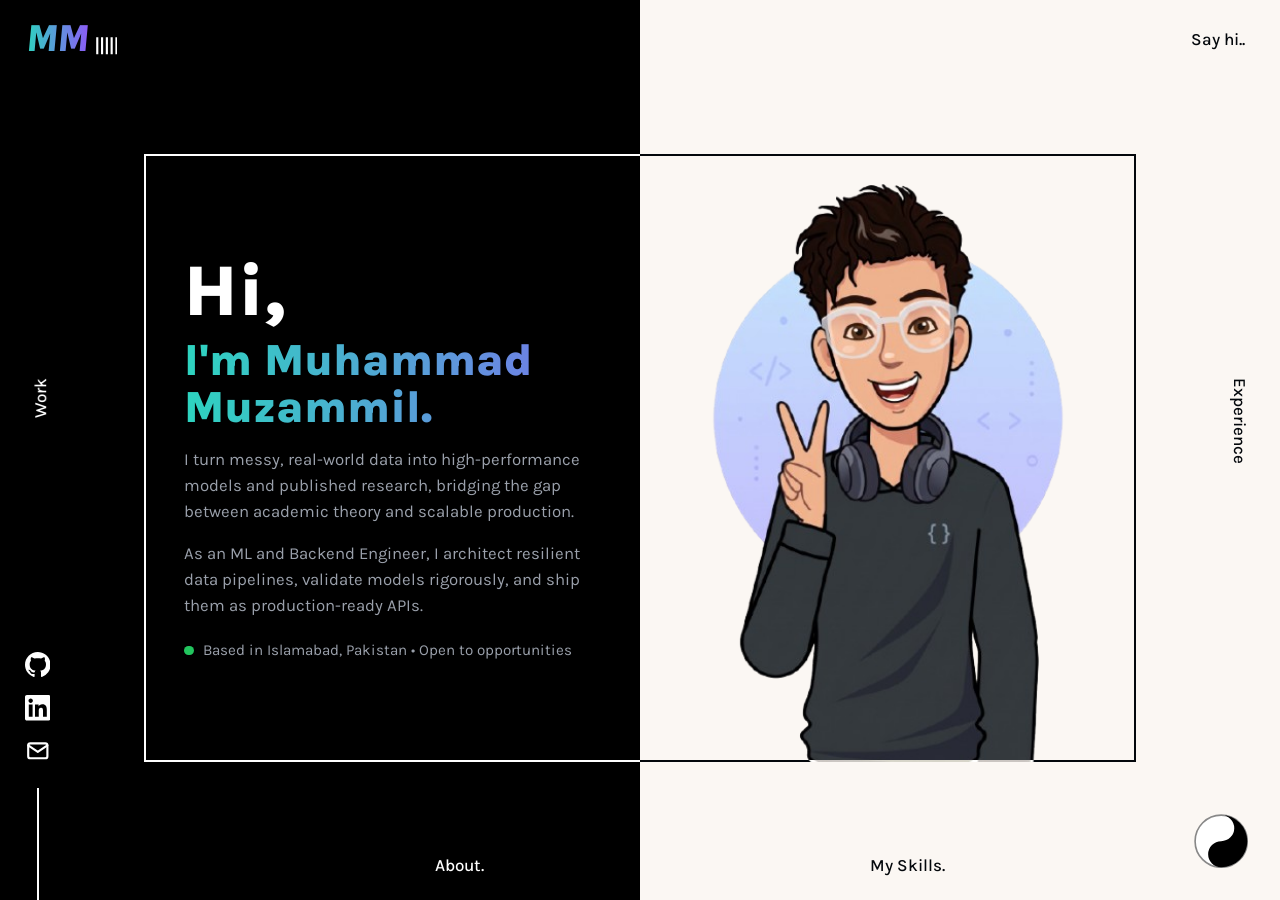
<file: index.html>
<!DOCTYPE html>
<html lang="en">
<head>
<meta charset="utf-8">
<meta name="viewport" content="width=device-width, initial-scale=1">
<title>Muhammad Muzammil</title>
<link rel="icon" href="assets/images/avatar.png" type="image/svg+xml">
<link rel="icon" href="assets/images/avatar.png" sizes="32x32" type="image/png">
<link rel="apple-touch-icon" href="assets/images/avatar.png">
<meta name="description" content="Muhammad Muzammil, software engineering student building machine learning pipelines, RAG and LLM systems. Open to work.">
<link rel="preconnect" href="https://fonts.googleapis.com"><link rel="preconnect" href="https://fonts.gstatic.com" crossorigin>
<link href="https://fonts.googleapis.com/css2?family=Karla:ital,wght@0,400;0,500;0,700;0,800;1,800&family=Space+Mono:ital@1&display=swap" rel="stylesheet">
<link rel="stylesheet" href="assets/css/style.css">
<script src="assets/js/script.js"></script>
</head>
<body data-page="home">
<main class="hero">
 <div class="hero-box">
  <div class="hero-text">
   <h1><span>Hi,</span><span class="name">I'm Muhammad Muzammil.</span></h1>
   <p>I turn messy, real-world data into high-performance models and published research, bridging the gap between academic theory and scalable production.</p>
   <p>As an ML and Backend Engineer, I architect resilient data pipelines, validate models rigorously, and ship them as production-ready APIs.</p>
   <p class="more"><span class="live" aria-hidden="true"></span>Based in Islamabad, Pakistan &bull; Open to opportunities</p>
  </div>
  <div class="hero-art"><img src="assets/images/avatar.png" alt="Avatar of Muhammad Muzammil" onerror="this.remove();var f=document.getElementById('fallbackAvatar');f.style.display='block'"><svg id="fallbackAvatar" style="display:none" viewBox="0 0 400 440" role="img" aria-label="Drawn avatar of a young man with swept dark hair and clear glasses, smiling and showing two peace signs, wearing a dark t-shirt">
<defs><linearGradient id="avg" x1="0" y1="0" x2="1" y2="1"><stop offset="0" stop-color="#2dd4bf"/><stop offset="1" stop-color="#8b5cf6"/></linearGradient></defs>
<circle cx="200" cy="290" r="172" fill="url(#avg)" opacity=".3"/>
<path d="M50 440C50 340 110 296 200 296s150 44 150 144z" fill="#3a3f47" stroke="#111" stroke-width="6"/>
<g>
<path d="M122 332L76 408L90 318" fill="none" stroke="#111" stroke-width="46" stroke-linecap="round" stroke-linejoin="round"/>
<path d="M122 332L76 408L90 318" fill="none" stroke="#3a3f47" stroke-width="35" stroke-linecap="round" stroke-linejoin="round"/>
<path d="M82 288L68 236M98 288L114 238" stroke="#111" stroke-width="20" stroke-linecap="round"/>
<path d="M82 288L68 236M98 288L114 238" stroke="#d0996e" stroke-width="10" stroke-linecap="round"/>
<circle cx="90" cy="298" r="21" fill="#d0996e" stroke="#111" stroke-width="6"/>
<path d="M76 304q8 8 18 6" fill="none" stroke="#111" stroke-width="4" stroke-linecap="round"/>
</g>
<g transform="translate(400 0) scale(-1 1)"><g>
<path d="M122 332L76 408L90 318" fill="none" stroke="#111" stroke-width="46" stroke-linecap="round" stroke-linejoin="round"/>
<path d="M122 332L76 408L90 318" fill="none" stroke="#3a3f47" stroke-width="35" stroke-linecap="round" stroke-linejoin="round"/>
<path d="M82 288L68 236M98 288L114 238" stroke="#111" stroke-width="20" stroke-linecap="round"/>
<path d="M82 288L68 236M98 288L114 238" stroke="#d0996e" stroke-width="10" stroke-linecap="round"/>
<circle cx="90" cy="298" r="21" fill="#d0996e" stroke="#111" stroke-width="6"/>
<path d="M76 304q8 8 18 6" fill="none" stroke="#111" stroke-width="4" stroke-linecap="round"/>
</g></g>
<rect x="178" y="240" width="44" height="58" fill="#d0996e" stroke="#111" stroke-width="6"/>
<path d="M168 294Q200 330 232 294Z" fill="#d0996e"/><path d="M166 292Q200 336 234 292" fill="none" stroke="#111" stroke-width="5"/>
<circle cx="147" cy="172" r="12" fill="#d0996e" stroke="#111" stroke-width="5"/><circle cx="253" cy="172" r="12" fill="#d0996e" stroke="#111" stroke-width="5"/>
<path d="M148 160C148 108 172 88 200 88s52 20 52 72c0 48-20 86-52 90-32-4-52-42-52-90z" fill="#d0996e" stroke="#111" stroke-width="6"/>
<path d="M142 158C126 92 162 60 206 62c46 2 68 36 56 90-6-28-20-44-44-46-32-2-58 12-72 38z" fill="#1a1512" stroke="#111" stroke-width="5"/>
<path d="M170 66C160 42 184 30 200 44M214 62Q222 38 240 40" fill="none" stroke="#1a1512" stroke-width="6" stroke-linecap="round"/>
<path d="M164 150h26M210 150h26" stroke="#1a1512" stroke-width="7" stroke-linecap="round"/>
<rect x="156" y="158" width="44" height="32" rx="9" fill="rgba(255,255,255,.4)" stroke="#4b5563" stroke-width="5"/><rect x="202" y="158" width="44" height="32" rx="9" fill="rgba(255,255,255,.4)" stroke="#4b5563" stroke-width="5"/>
<path d="M200 168h2M156 166l-10-2M246 166l10-2" stroke="#4b5563" stroke-width="5" stroke-linecap="round"/>
<circle cx="178" cy="174" r="5.5" fill="#111"/><circle cx="224" cy="174" r="5.5" fill="#111"/><circle cx="180" cy="172" r="1.6" fill="#fff"/><circle cx="226" cy="172" r="1.6" fill="#fff"/>
<path d="M201 176q-9 22-3 30 8 4 15 0" fill="none" stroke="#9a5d36" stroke-width="4" stroke-linecap="round"/>
<path d="M174 218Q200 248 226 218Z" fill="#fff" stroke="#111" stroke-width="5" stroke-linejoin="round"/><path d="M180 224h40" stroke="#111" stroke-width="2.5" opacity=".5"/>
</svg></div>
 </div>
</main>
</body>
</html>
</file>
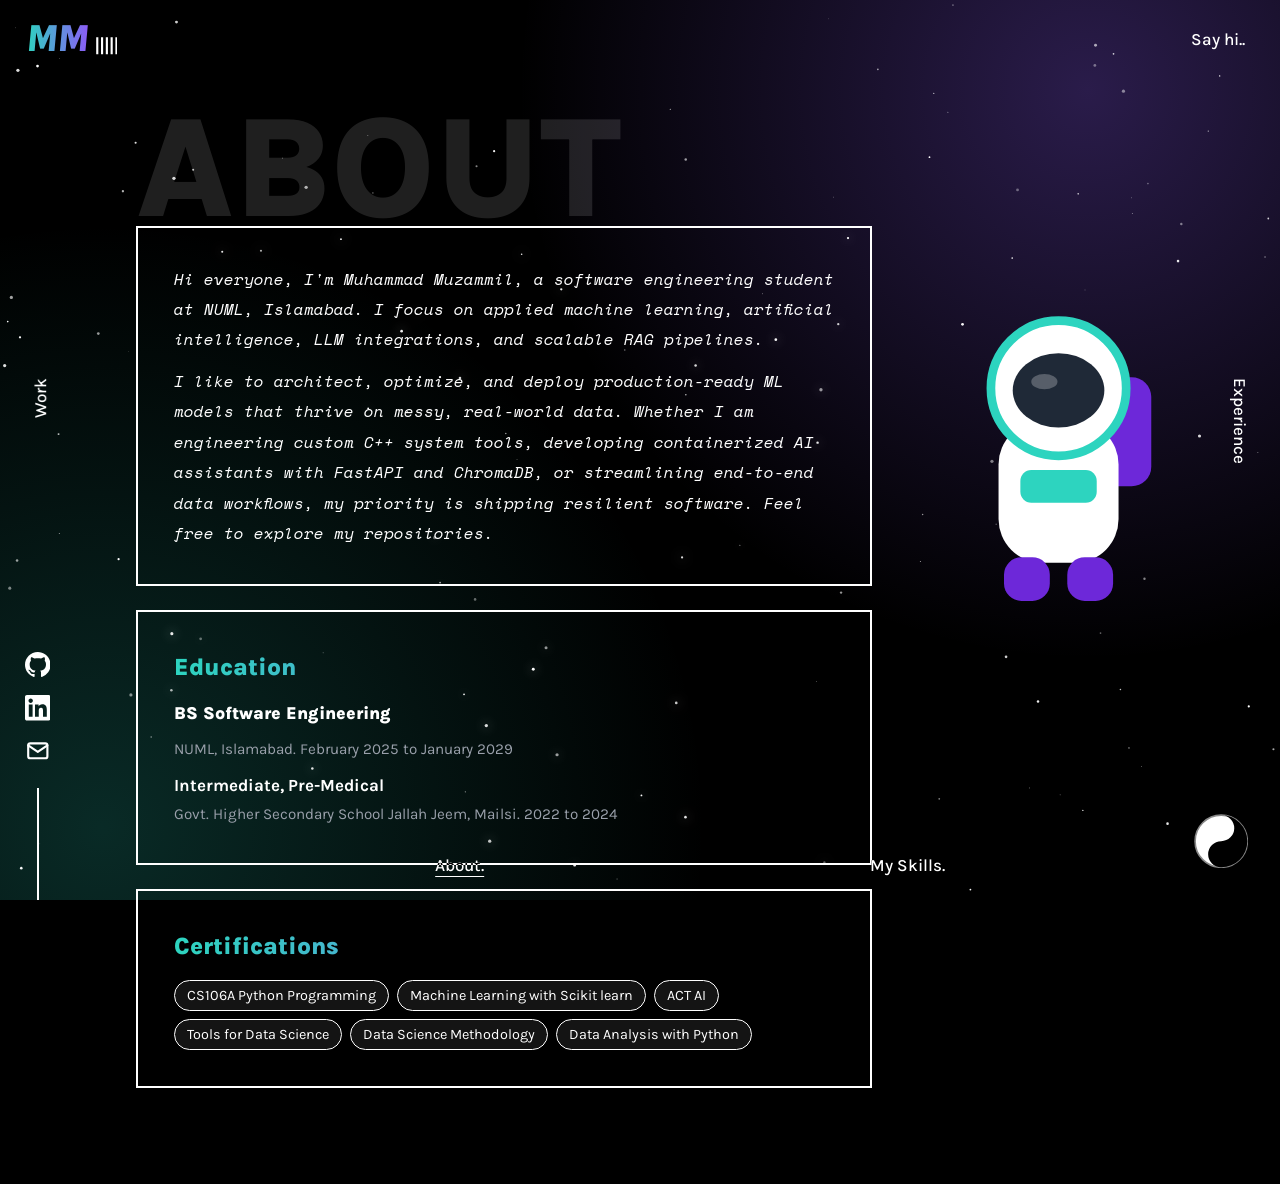
<file: about.html>
<!DOCTYPE html>
<html lang="en">
<head>
<meta charset="utf-8">
<meta name="viewport" content="width=device-width, initial-scale=1">
<title>About Muhammad Muzammil</title>
<link rel="icon" href="assets/images/avatar.png" type="image/svg+xml">
<link rel="icon" href="assets/images/avatar.png" sizes="32x32" type="image/png">
<link rel="apple-touch-icon" href="assets/images/avatar.png">
<meta name="description" content="Muhammad Muzammil, software engineering student building machine learning pipelines, RAG and LLM systems. Open to work.">
<link rel="preconnect" href="https://fonts.googleapis.com"><link rel="preconnect" href="https://fonts.gstatic.com" crossorigin>
<link href="https://fonts.googleapis.com/css2?family=Karla:ital,wght@0,400;0,500;0,700;0,800;1,800&family=Space+Mono:ital@1&display=swap" rel="stylesheet">
<link rel="stylesheet" href="assets/css/style.css">
<script src="assets/js/script.js"></script>

</head>
<body data-page="about">
<main class="page"><div class="wrap narrow">
 <h1 class="ghost">About</h1>
 <div class="box mono">
    <p>Hi everyone, I'm Muhammad Muzammil, a software engineering student at NUML, Islamabad. I focus on applied machine learning, artificial intelligence, LLM integrations, and scalable RAG pipelines.</p>

    <p>I like to architect, optimize, and deploy production-ready ML models that thrive on messy, real-world data. Whether I am engineering custom C++ system tools, developing containerized AI assistants with FastAPI and ChromaDB, or streamlining end-to-end data workflows, my priority is shipping resilient software. Feel free to explore my repositories.</p>
 </div>
 <div class="box"><h2>Education</h2>
  <h3>BS Software Engineering</h3><p class="meta">NUML, Islamabad. February 2025 to January 2029</p>
  <p><strong>Intermediate, Pre-Medical</strong><br><span class="meta">Govt. Higher Secondary School Jallah Jeem, Mailsi. 2022 to 2024</span></p></div>
 <div class="box"><h2>Certifications</h2><ul class="chips">
  <li>CS106A Python Programming</li><li>Machine Learning with Scikit learn</li><li>ACT AI</li><li>Tools for Data Science</li><li>Data Science Methodology</li><li>Data Analysis with Python</li></ul></div>
</div><svg class="side-art" viewBox="0 0 220 300" aria-hidden="true">
<rect x="128" y="80" width="62" height="100" rx="18" fill="#6d28d9"/>
<rect x="50" y="120" width="110" height="130" rx="40" fill="#fff"/>
<circle cx="105" cy="90" r="62" fill="#fff"/><circle cx="105" cy="90" r="62" fill="none" stroke="#2dd4bf" stroke-width="8"/>
<ellipse cx="105" cy="92" rx="42" ry="34" fill="#1f2937"/><ellipse cx="92" cy="84" rx="12" ry="7" fill="#fff" opacity=".25"/>
<rect x="70" y="165" width="70" height="30" rx="10" fill="#2dd4bf"/>
<rect x="55" y="245" width="42" height="40" rx="16" fill="#6d28d9"/><rect x="113" y="245" width="42" height="40" rx="16" fill="#6d28d9"/></svg></main>
</body>
</html>
</file>
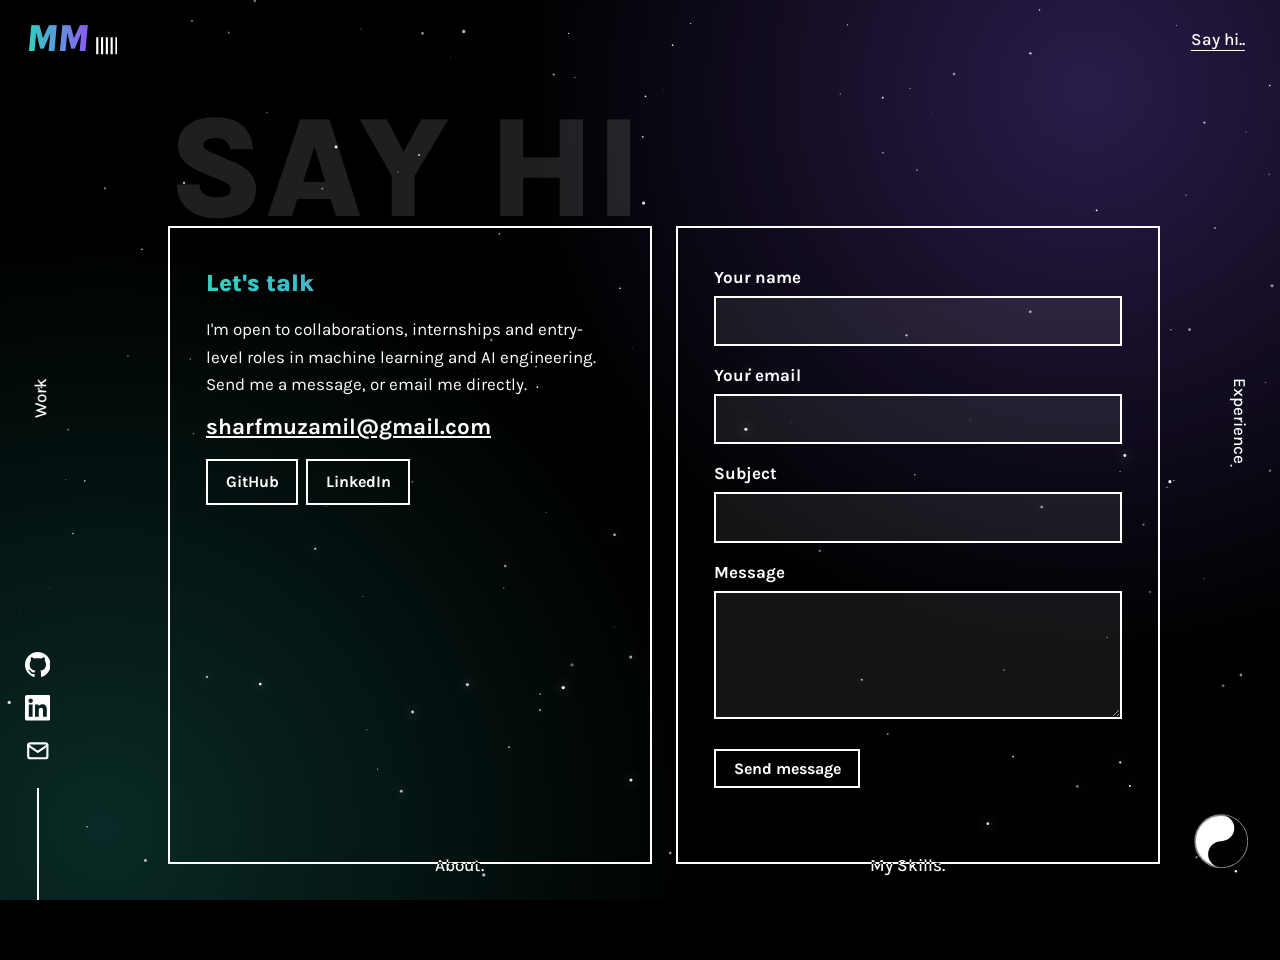
<file: contact.html>
<!DOCTYPE html>
<html lang="en">
<head>
<meta charset="utf-8">
<meta name="viewport" content="width=device-width, initial-scale=1">
<title>Contact Muhammad Muzammil</title>
<link rel="icon" href="assets/images/avatar.png" type="image/svg+xml">
<link rel="icon" href="assets/images/avatar.png" sizes="32x32" type="image/png">
<link rel="apple-touch-icon" href="assets/images/avatar.png">
<meta name="description" content="Muhammad Muzammil, software engineering student building machine learning pipelines, RAG and LLM systems. Open to work.">
<link rel="preconnect" href="https://fonts.googleapis.com"><link rel="preconnect" href="https://fonts.gstatic.com" crossorigin>
<link href="https://fonts.googleapis.com/css2?family=Karla:ital,wght@0,400;0,500;0,700;0,800;1,800&family=Space+Mono:ital@1&display=swap" rel="stylesheet">
<link rel="stylesheet" href="assets/css/style.css">
<script src="assets/js/script.js"></script>

</head>
<body data-page="contact">
<main class="page"><div class="wrap">
 <h1 class="ghost">Say hi</h1>
 <div class="grid2">
  <div class="box"><h2>Let's talk</h2>
   <p>I'm open to collaborations, internships and entry-level roles in machine learning and AI engineering. Send me a message, or email me directly.</p>
   <p class="big"><a href="mailto:sharfmuzamil@gmail.com">sharfmuzamil@gmail.com</a></p>
   <a class="btn" href="https://github.com/muzammilsharf" target="_blank" rel="noopener">GitHub</a><a class="btn" href="https://www.linkedin.com/in/muzammilsharf" target="_blank" rel="noopener">LinkedIn</a></div>
  <form class="box form" id="contactForm" action="https://formspree.io/f/YOUR_FORM_ID" method="POST">
   <div class="field"><label for="f-name">Your name</label><input id="f-name" name="name" autocomplete="name" required></div>
   <div class="field"><label for="f-email">Your email</label><input id="f-email" name="email" type="email" autocomplete="email" required></div>
   <div class="field"><label for="f-subject">Subject</label><input id="f-subject" name="subject" required></div>
   <div class="field"><label for="f-message">Message</label><textarea id="f-message" name="message" required></textarea></div>
   <input class="hp" name="_gotcha" tabindex="-1" autocomplete="off" aria-hidden="true">
   <div><button class="btn" type="submit">Send message</button></div>
   <p class="status" id="formStatus" role="status" aria-live="polite"></p>
  </form>
 </div></div></main>
</body>
</html>
</file>
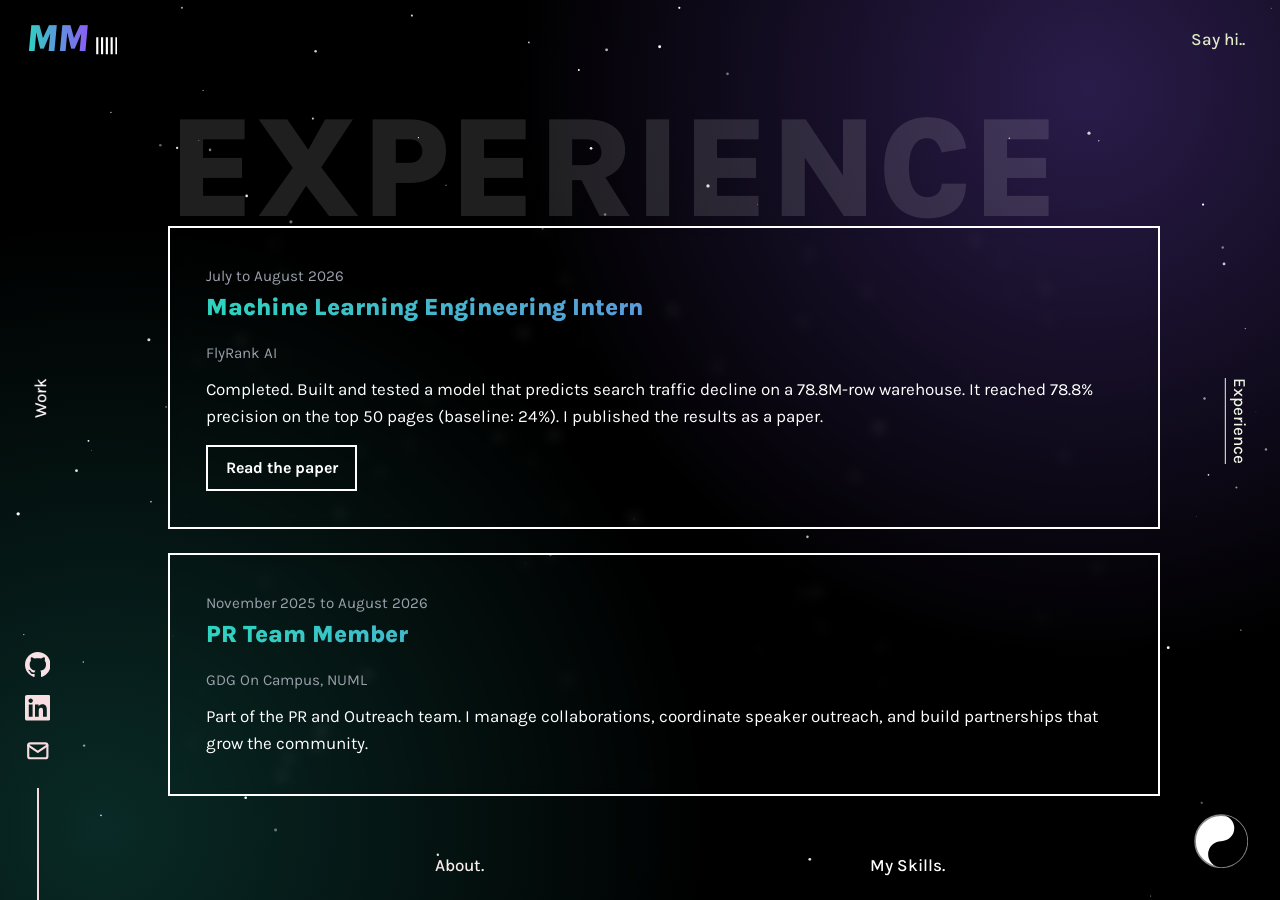
<file: experience.html>
<!DOCTYPE html>
<html lang="en">
<head>
<meta charset="utf-8">
<meta name="viewport" content="width=device-width, initial-scale=1">
<title>Muzammil's Experience</title>
<link rel="icon" href="assets/images/avatar.png" type="image/svg+xml">
<link rel="icon" href="assets/images/avatar.png" sizes="32x32" type="image/png">
<link rel="apple-touch-icon" href="assets/images/avatar.png">
<meta name="description" content="Muhammad Muzammil, software engineering student building machine learning pipelines, RAG and LLM systems. Open to work.">
<link rel="preconnect" href="https://fonts.googleapis.com"><link rel="preconnect" href="https://fonts.gstatic.com" crossorigin>
<link href="https://fonts.googleapis.com/css2?family=Karla:ital,wght@0,400;0,500;0,700;0,800;1,800&family=Space+Mono:ital@1&display=swap" rel="stylesheet">
<link rel="stylesheet" href="assets/css/style.css">
<script src="assets/js/script.js"></script>

</head>
<body data-page="experience">
<main class="page"><div class="wrap">
 <h1 class="ghost">Experience</h1>
 <article class="box"><p class="when">July to August 2026</p><h2>Machine Learning Engineering Intern</h2><p class="meta">FlyRank AI</p>
  <p>Completed. Built and tested a model that predicts search traffic decline on a 78.8M-row warehouse. It reached 78.8% precision on the top 50 pages (baseline: 24%). I published the results as a paper.</p>
  <a class="btn" href="https://muzammilsharf.github.io/flyrank-ml-internship/" target="_blank" rel="noopener">Read the paper</a></article>
 <article class="box"><p class="when">November 2025 to August 2026</p><h2>PR Team Member</h2><p class="meta">GDG On Campus, NUML</p>
  <p>Part of the PR and Outreach team. I manage collaborations, coordinate speaker outreach, and build partnerships that grow the community.</p></article>
</div></main>
</body>
</html>
</file>
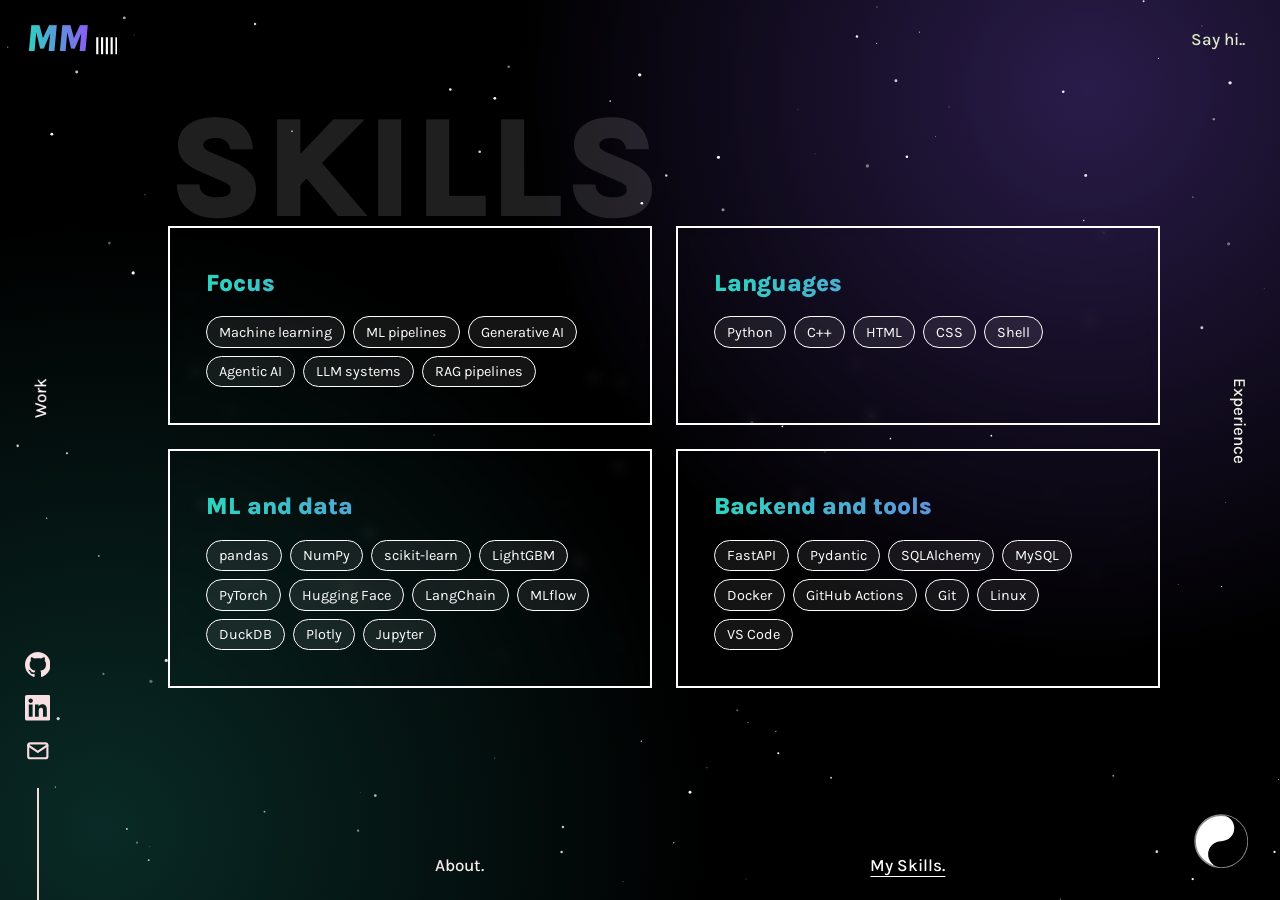
<file: skills.html>
<!DOCTYPE html>
<html lang="en">
<head>
<meta charset="utf-8">
<meta name="viewport" content="width=device-width, initial-scale=1">
<title>Muzammil's Skills</title>
<link rel="icon" href="assets/images/avatar.png" type="image/svg+xml">
<link rel="icon" href="assets/images/avatar.png" sizes="32x32" type="image/png">
<link rel="apple-touch-icon" href="assets/images/avatar.png">
<meta name="description" content="Muhammad Muzammil, software engineering student building machine learning pipelines, RAG and LLM systems. Open to work.">
<link rel="preconnect" href="https://fonts.googleapis.com"><link rel="preconnect" href="https://fonts.gstatic.com" crossorigin>
<link href="https://fonts.googleapis.com/css2?family=Karla:ital,wght@0,400;0,500;0,700;0,800;1,800&family=Space+Mono:ital@1&display=swap" rel="stylesheet">
<link rel="stylesheet" href="assets/css/style.css">
<script src="assets/js/script.js"></script>

</head>
<body data-page="skills">
<main class="page"><div class="wrap">
 <h1 class="ghost">Skills</h1>
 <div class="grid2">
  <div class="box"><h2>Focus</h2><ul class="chips"><li>Machine learning</li><li>ML pipelines</li><li>Generative AI</li><li>Agentic AI</li><li>LLM systems</li><li>RAG pipelines</li></ul></div>
  <div class="box"><h2>Languages</h2><ul class="chips"><li>Python</li><li>C++</li><li>HTML</li><li>CSS</li><li>Shell</li></ul></div>
  <div class="box"><h2>ML and data</h2><ul class="chips"><li>pandas</li><li>NumPy</li><li>scikit-learn</li><li>LightGBM</li><li>PyTorch</li><li>Hugging Face</li><li>LangChain</li><li>MLflow</li><li>DuckDB</li><li>Plotly</li><li>Jupyter</li></ul></div>
  <div class="box"><h2>Backend and tools</h2><ul class="chips"><li>FastAPI</li><li>Pydantic</li><li>SQLAlchemy</li><li>MySQL</li><li>Docker</li><li>GitHub Actions</li><li>Git</li><li>Linux</li><li>VS Code</li></ul></div>
 </div></div></main>
</body>
</html>
</file>
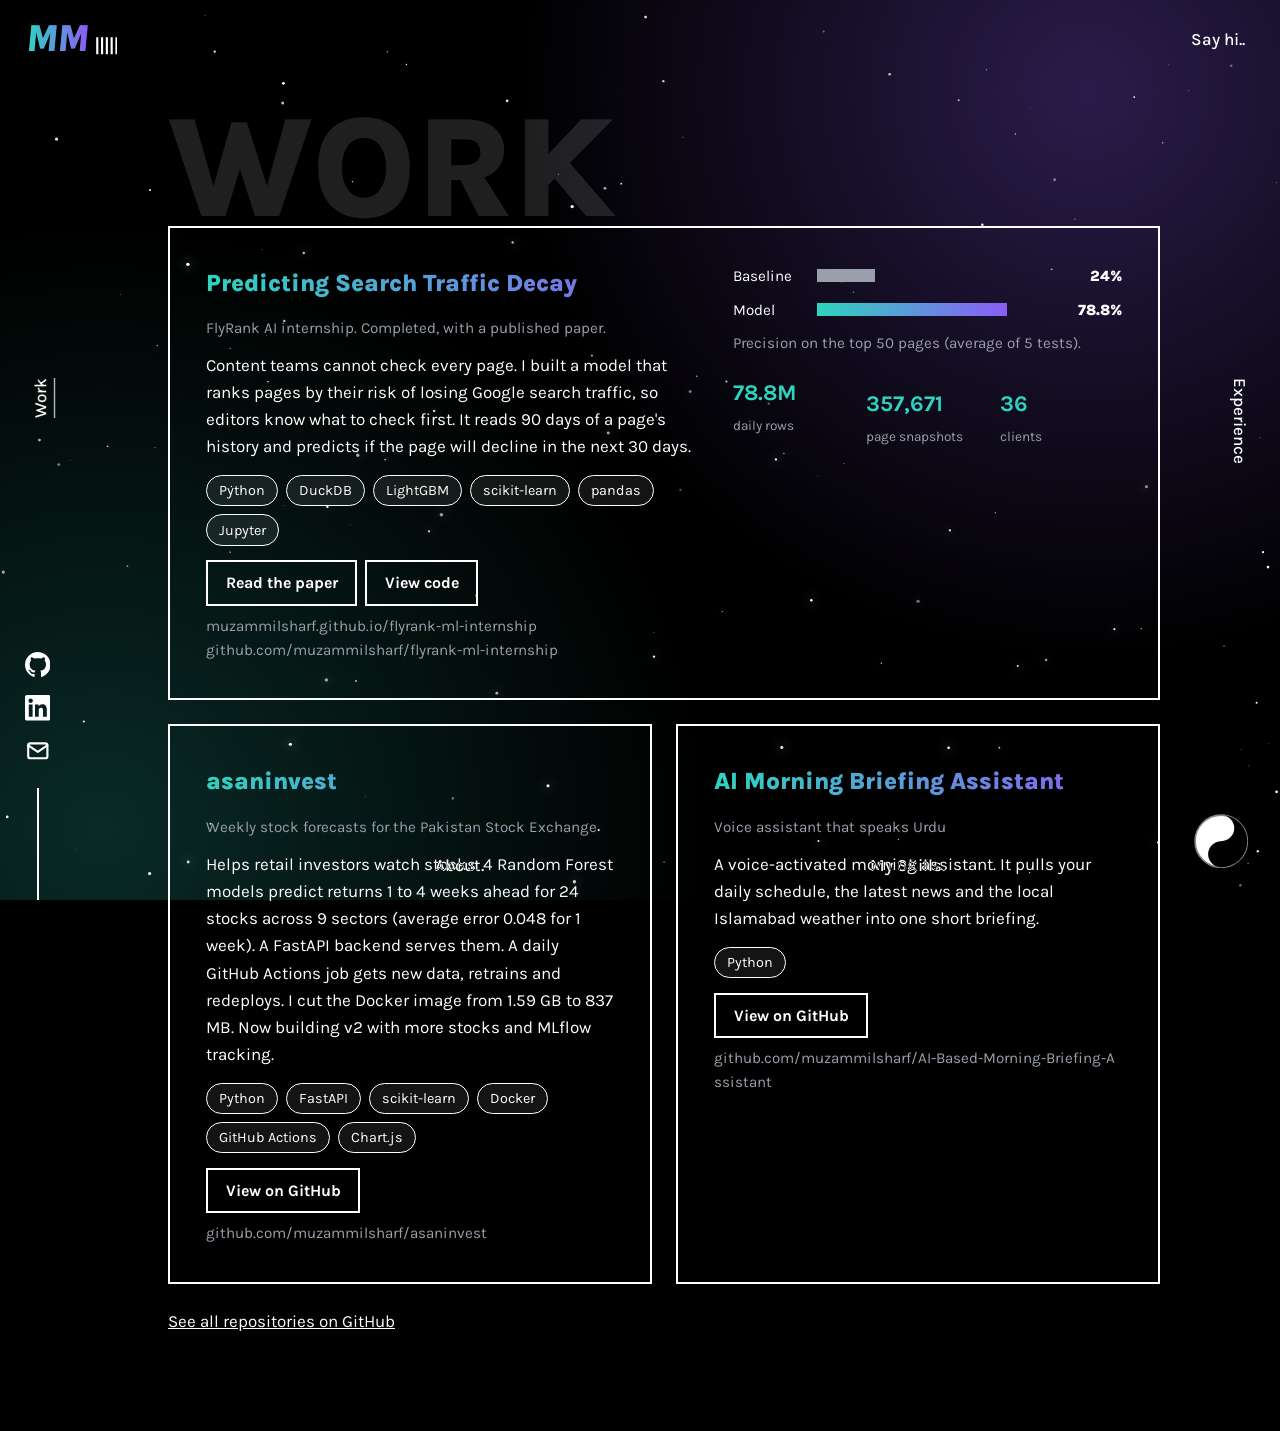
<file: work.html>
<!DOCTYPE html>
<html lang="en">
<head>
<meta charset="utf-8">
<meta name="viewport" content="width=device-width, initial-scale=1">
<title>Muzammil's Work</title>
<link rel="icon" href="assets/images/avatar.png" type="image/svg+xml">
<link rel="icon" href="assets/images/avatar.png" sizes="32x32" type="image/png">
<link rel="apple-touch-icon" href="assets/images/avatar.png">
<meta name="description" content="Muhammad Muzammil, software engineering student building machine learning pipelines, RAG and LLM systems. Open to work.">
<link rel="preconnect" href="https://fonts.googleapis.com"><link rel="preconnect" href="https://fonts.gstatic.com" crossorigin>
<link href="https://fonts.googleapis.com/css2?family=Karla:ital,wght@0,400;0,500;0,700;0,800;1,800&family=Space+Mono:ital@1&display=swap" rel="stylesheet">
<link rel="stylesheet" href="assets/css/style.css">
<script src="assets/js/script.js"></script>

</head>
<body data-page="work">
<main class="page"><div class="wrap">
 <h1 class="ghost">Work</h1>
 <article class="box">
  <div class="top2">
   <div>
    <h2>Predicting Search Traffic Decay</h2>
    <p class="meta">FlyRank AI internship. Completed, with a published paper.</p>
    <p>Content teams cannot check every page. I built a model that ranks pages by their risk of losing Google search traffic, so editors know what to check first. It reads 90 days of a page's history and predicts if the page will decline in the next 30 days.</p>
    <ul class="chips"><li>Python</li><li>DuckDB</li><li>LightGBM</li><li>scikit-learn</li><li>pandas</li><li>Jupyter</li></ul>
    <a class="btn" href="https://muzammilsharf.github.io/flyrank-ml-internship/" target="_blank" rel="noopener">Read the paper</a><a class="btn" href="https://github.com/muzammilsharf/flyrank-ml-internship" target="_blank" rel="noopener">View code</a>
    <p class="url">muzammilsharf.github.io/flyrank-ml-internship<br>github.com/muzammilsharf/flyrank-ml-internship</p>
   </div>
   <div>
    <div class="bars" role="img" aria-label="Precision at 50: baseline 24 percent, model 78.8 percent">
     <div class="bar-row"><span>Baseline</span><span class="bar" style="--w:24%"><span></span></span><span class="bar-val">24%</span></div>
     <div class="bar-row"><span>Model</span><span class="bar strong" style="--w:78.8%"><span></span></span><span class="bar-val">78.8%</span></div>
     <p class="bar-note">Precision on the top 50 pages (average of 5 tests).</p>
    </div>
    <div class="stats"><p><strong>78.8M</strong><span>daily rows</span></p><p><strong>357,671</strong><span>page snapshots</span></p><p><strong>36</strong><span>clients</span></p></div>
   </div>
  </div>
 </article>
 <div class="grid2">
  <article class="box"><h2>asaninvest</h2><p class="meta">Weekly stock forecasts for the Pakistan Stock Exchange</p>
   <p>Helps retail investors watch stocks. 4 Random Forest models predict returns 1 to 4 weeks ahead for 24 stocks across 9 sectors (average error 0.048 for 1 week). A FastAPI backend serves them. A daily GitHub Actions job gets new data, retrains and redeploys. I cut the Docker image from 1.59 GB to 837 MB. Now building v2 with more stocks and MLflow tracking.</p>
   <ul class="chips"><li>Python</li><li>FastAPI</li><li>scikit-learn</li><li>Docker</li><li>GitHub Actions</li><li>Chart.js</li></ul>
   <a class="btn" href="https://github.com/muzammilsharf/asaninvest" target="_blank" rel="noopener">View on GitHub</a><p class="url">github.com/muzammilsharf/asaninvest</p></article>
  <article class="box"><h2>AI Morning Briefing Assistant</h2><p class="meta">Voice assistant that speaks Urdu</p>
   <p>A voice-activated morning assistant. It pulls your daily schedule, the latest news and the local Islamabad weather into one short briefing.</p>
   <ul class="chips"><li>Python</li></ul>
   <a class="btn" href="https://github.com/muzammilsharf/AI-Based-Morning-Briefing-Assistant" target="_blank" rel="noopener">View on GitHub</a><p class="url">github.com/muzammilsharf/AI-Based-Morning-Briefing-Assistant</p></article>
 </div>
 <p><a href="https://github.com/muzammilsharf?tab=repositories" target="_blank" rel="noopener">See all repositories on GitHub</a></p>
</div></main>
</body>
</html>
</file>
<file: assets/css/style.css>
:root{--bg:#000;--fg:#fff;--bg2:#fbf7f3;--mut:#9aa0ab;--line:#fff;--a1:#2dd4bf;--a2:#8b5cf6;--glow1:rgba(139,92,246,.3);--glow2:rgba(45,212,191,.2);--chip:rgba(255,255,255,.08)}
[data-theme=light]{--bg:#fbf7f3;--fg:#111;--bg2:#000;--mut:#555;--line:#111;--a1:#0d9488;--a2:#6d28d9;--glow1:rgba(109,40,217,.14);--glow2:rgba(13,148,136,.14);--chip:rgba(0,0,0,.06)}
*{box-sizing:border-box}
html{scroll-behavior:smooth}
body{margin:0;font:1.0625rem/1.6 Karla,system-ui,sans-serif;color:var(--fg);background:radial-gradient(circle at 85% 10%,var(--glow1),transparent 42%),radial-gradient(circle at 8% 92%,var(--glow2),transparent 42%),var(--bg);background-attachment:fixed;animation:fade .6s both}
h1,h2,h3,h4,p,ul{margin:0;padding:0}ul{list-style:none}
a{color:inherit}
:focus-visible{outline:3px solid var(--a1);outline-offset:3px}
@keyframes fade{from{opacity:0}}
@keyframes rise{from{opacity:0;transform:translateY(16px)}}
@keyframes bob{50%{transform:translateY(-10px)}}
#stars{position:fixed;inset:0;z-index:-1;pointer-events:none}

/* frame */
.logo{position:fixed;left:1.6rem;top:1rem;z-index:5;font:italic 800 2.4rem Karla;text-decoration:none;background:linear-gradient(90deg,var(--a1),var(--a2));-webkit-background-clip:text;background-clip:text;-webkit-text-fill-color:transparent}
.edge a,.rail{position:fixed;z-index:5;color:#fff;mix-blend-mode:difference;font-weight:500;text-decoration:none}
.edge a:hover,.edge a[aria-current]{text-decoration:underline;text-underline-offset:.3em}
.e-left{left:1.7rem;top:42%;writing-mode:vertical-rl;transform:rotate(180deg)}
.e-right{right:1.7rem;top:42%;writing-mode:vertical-rl}
.e-top{right:2.2rem;top:1.6rem}
.e-bl{left:34%;bottom:1.3rem}
.e-br{left:68%;bottom:1.3rem}
.rail{left:1.55rem;bottom:0;display:flex;flex-direction:column;align-items:center;gap:1.1rem}
.rail svg{width:1.6rem;height:1.6rem;display:block}
.rail .line{width:2px;height:7rem;background:#fff;margin-top:.4rem}
.yy{position:fixed;right:2rem;bottom:2rem;z-index:5;width:3.4rem;height:3.4rem;padding:0;border:0;background:none;cursor:pointer}
.yy svg{width:100%;height:100%;transition:transform .6s}
.yy:hover svg{transform:rotate(180deg)}

/* home */
.hero{min-height:100vh;display:grid;place-items:center;padding:6rem 6rem 5rem;background:linear-gradient(90deg,var(--bg) 50%,var(--bg2) 50%)}
.hero-box{position:relative;display:grid;grid-template-columns:1fr 1fr;width:min(100%,62rem);min-height:26rem}
.hero-box::before{content:"";position:absolute;inset:0;border:2px solid #fff;mix-blend-mode:difference;pointer-events:none}
.hero-text{align-self:center;padding:2rem 2.5rem;animation:rise .8s both}
.hero h1{font-size:clamp(2.5rem,6vw,4.5rem);line-height:1.05;font-weight:800}
.hero h1 span{display:block}
.name{margin-top:.5rem;font-size:.62em;background:linear-gradient(90deg,var(--a1),var(--a2),var(--a1));background-size:250% 100%;-webkit-background-clip:text;background-clip:text;-webkit-text-fill-color:transparent;animation:shine 10s linear infinite}
@keyframes shine{to{background-position:250% 0}}
.hero-text p{margin-top:1.2rem;color:var(--mut);font-size:1.25rem;line-height:1.4}
.hero-text .more{margin-top:1.2rem;font-size:1rem}
.hero-art{display:grid;align-items:end;justify-items:center;overflow:visible}
.hero-art svg{width:min(100%,21rem);margin-top:-4.5rem;animation:bob 6s ease-in-out infinite}

/* inner pages */
.page{min-height:100vh;padding:6.5rem 5.5rem 6rem 8.5rem}
.wrap{max-width:62rem;margin:0 auto;display:grid;gap:1.5rem}
.wrap.narrow{max-width:46rem;margin:0}
.ghost{font-size:clamp(3.5rem,12vw,9rem);line-height:.9;font-weight:800;text-transform:uppercase;opacity:.12;margin-bottom:-2rem}
.box{position:relative;border:2px solid var(--line);padding:clamp(1.25rem,3vw,2.25rem);animation:rise .7s both;backdrop-filter:blur(6px)}
.mono{font:italic 400 1rem/1.9 "Space Mono",monospace}
h2{font-size:1.5rem;font-weight:800;margin-bottom:.9rem;background:linear-gradient(90deg,var(--a1),var(--a2));-webkit-background-clip:text;background-clip:text;-webkit-text-fill-color:transparent}
h3{font-size:1.1rem;font-weight:800;line-height:1.4}
.meta,.when,.url,.bar-note{color:var(--mut);font-size:.95rem}
.box p+p,.box h3+p,.box .chips+p{margin-top:.7rem}
.glance{margin-top:1rem;display:grid;gap:.4rem}
.grid2{display:grid;grid-template-columns:repeat(2,minmax(0,1fr));gap:1.5rem}
.grid3{display:grid;grid-template-columns:repeat(auto-fit,minmax(14rem,1fr));gap:1.5rem}
.chips{margin-top:.9rem;display:flex;flex-wrap:wrap;gap:.5rem}
.chips li{padding:.2rem .75rem;border:1px solid var(--line);border-radius:999px;background:var(--chip);font-size:.9rem}
.btn{display:inline-flex;align-items:center;gap:.5rem;margin:.9rem .5rem 0 0;padding:.5rem 1.1rem;border:2px solid var(--line);color:var(--fg);text-decoration:none;font-weight:700;background:transparent;font-family:inherit;font-size:1rem;cursor:pointer;transition:background .15s,color .15s,transform .15s}
.btn:hover{background:var(--fg);color:var(--bg);transform:translateY(-2px)}
.btn svg{width:1.1rem;height:1.1rem}
.url{word-break:break-all;margin-top:.5rem}
.side-art{position:fixed;right:6rem;top:50%;width:15rem;margin-top:-10rem;animation:bob 7s ease-in-out infinite;z-index:-1}

/* work */
.top2{display:grid;grid-template-columns:1.25fr 1fr;gap:1.5rem 2.5rem;align-items:start}
.bars{display:grid;gap:.6rem}
.bar-row{display:grid;grid-template-columns:4.5rem 1fr 3.2rem;align-items:center;gap:.75rem;font-size:.95rem}
.bar-val{font-weight:800;text-align:right}
.bar{display:block;height:.8rem}
.bar>span{display:block;height:100%;width:var(--w);background:var(--mut);transition:width 1s cubic-bezier(.2,.8,.3,1)}
.bar.strong>span{background:linear-gradient(90deg,var(--a1),var(--a2))}
.js .bar>span{width:0}.js .bars.in .bar>span{width:var(--w)}
.stats{margin-top:1.2rem;display:grid;grid-template-columns:repeat(3,1fr);gap:.75rem}
.stats strong{display:block;font-size:1.4rem;color:var(--a1)}.stats span{font-size:.85rem;color:var(--mut)}
.details{margin-top:1.5rem;display:grid;grid-template-columns:repeat(2,1fr);gap:1rem}
.details div{padding:1rem 1.2rem;border:1px solid var(--line);background:var(--chip)}
.details h4{margin-bottom:.35rem;font-size:1rem}.details .wide{grid-column:1/-1}

/* form */
.form{display:grid;gap:1rem}.field{display:grid;gap:.3rem}.field label{font-weight:700}
.field input,.field textarea{width:100%;font:inherit;color:var(--fg);background:var(--chip);border:2px solid var(--line);padding:.6rem .8rem}
.field textarea{min-height:8rem;resize:vertical}
.hp{position:absolute;left:-9999px}
.status{min-height:1.4rem;color:var(--mut)}
.big{font-size:1.4rem;font-weight:700;margin-top:.8rem}

@media(max-width:1100px){.side-art{display:none}}
@media(max-width:820px){
 .edge{position:fixed;left:0;right:0;bottom:0;z-index:6;display:flex;justify-content:space-around;gap:.5rem;padding:.7rem .5rem;background:var(--bg);border-top:1px solid var(--line)}
 .edge a{position:static;writing-mode:horizontal-tb;transform:none;mix-blend-mode:normal;color:var(--fg);font-size:.85rem}
 .rail{display:none}.logo{left:1rem;font-size:2rem}
 .yy{right:1rem;bottom:4.5rem;width:2.6rem;height:2.6rem}
 .hero{padding:5.5rem 1.2rem 6rem;background:linear-gradient(180deg,var(--bg) 52%,var(--bg2) 52%)}
 .hero-box{grid-template-columns:1fr}.hero-art svg{width:15rem;margin-top:0}
 .page{padding:5rem 1.2rem 7rem}
 .grid2,.top2,.details{grid-template-columns:1fr}
}
@media(prefers-reduced-motion:reduce){*,*::before{animation:none!important;transition:none!important}}

.hero-text p.hook{margin-top:1.1rem;color:var(--fg);font-size:clamp(1.3rem,2.4vw,1.7rem);font-weight:800;line-height:1.25}
.hero-text p.hook+p{margin-top:.8rem;font-size:1.05rem}

.hero-art svg{width:min(100%,24rem);margin-top:-5rem}
@media(max-width:820px){.hero-art svg{width:17rem;margin-top:0}}

.hero-art img{display:block;width:min(100%,24rem);margin-top:-5rem;animation:bob 6s ease-in-out infinite}
@media(max-width:820px){.hero-art img{width:17rem;margin-top:0}}

.hero-text p{margin-top:1rem;font-size:1.05rem;line-height:1.55;color:var(--mut)}
.hero-text .more{font-size:.95rem}

.hero-text .more{display:flex;align-items:center;gap:.6rem}
.live{flex:none;width:.6rem;height:.6rem;border-radius:50%;background:#22c55e}

/* Sidebar */
.menu{position:fixed;left:5.3rem;top:1.55rem;z-index:5;width:2.6rem;height:2.6rem;padding:0;border:0;background:none;color:#fff;mix-blend-mode:difference;cursor:pointer}
.menu svg{display:block;width:1.6rem;height:1.6rem;margin:auto}
.scrim{position:fixed;inset:0;z-index:15;background:rgba(0,0,0,.55);opacity:0;visibility:hidden;transition:opacity .3s,visibility 0s .3s}
.side{position:fixed;left:0;top:0;bottom:0;z-index:20;width:min(20rem,85vw);padding:5rem 2rem 2rem;display:flex;flex-direction:column;gap:2rem;overflow:auto;background:var(--bg);border-right:2px solid var(--line);transform:translateX(-100%);visibility:hidden;transition:transform .3s,visibility 0s .3s}
.menu-open{overflow:hidden}
.menu-open .side{transform:none;visibility:visible;transition:transform .3s}
.menu-open .scrim{opacity:1;visibility:visible;transition:opacity .3s}
.side-x{position:absolute;top:1rem;right:1.2rem;padding:0 .3rem;font-size:2.2rem;line-height:1;background:none;border:0;color:var(--fg);cursor:pointer}
.side ul{display:grid;gap:.4rem}
.side ul a{font-size:1.7rem;font-weight:800;text-decoration:none}
.side ul a:hover,.side ul a[aria-current]{background:linear-gradient(90deg,var(--a1),var(--a2));-webkit-background-clip:text;background-clip:text;-webkit-text-fill-color:transparent}
.side-soc{display:flex;gap:1.1rem}
.side-soc svg{display:block;width:1.6rem;height:1.6rem}
.side-mail{margin-top:auto;color:var(--mut);text-decoration:none;word-break:break-all}
@media(max-width:820px){.menu{left:4rem;top:1rem}}
</file>
